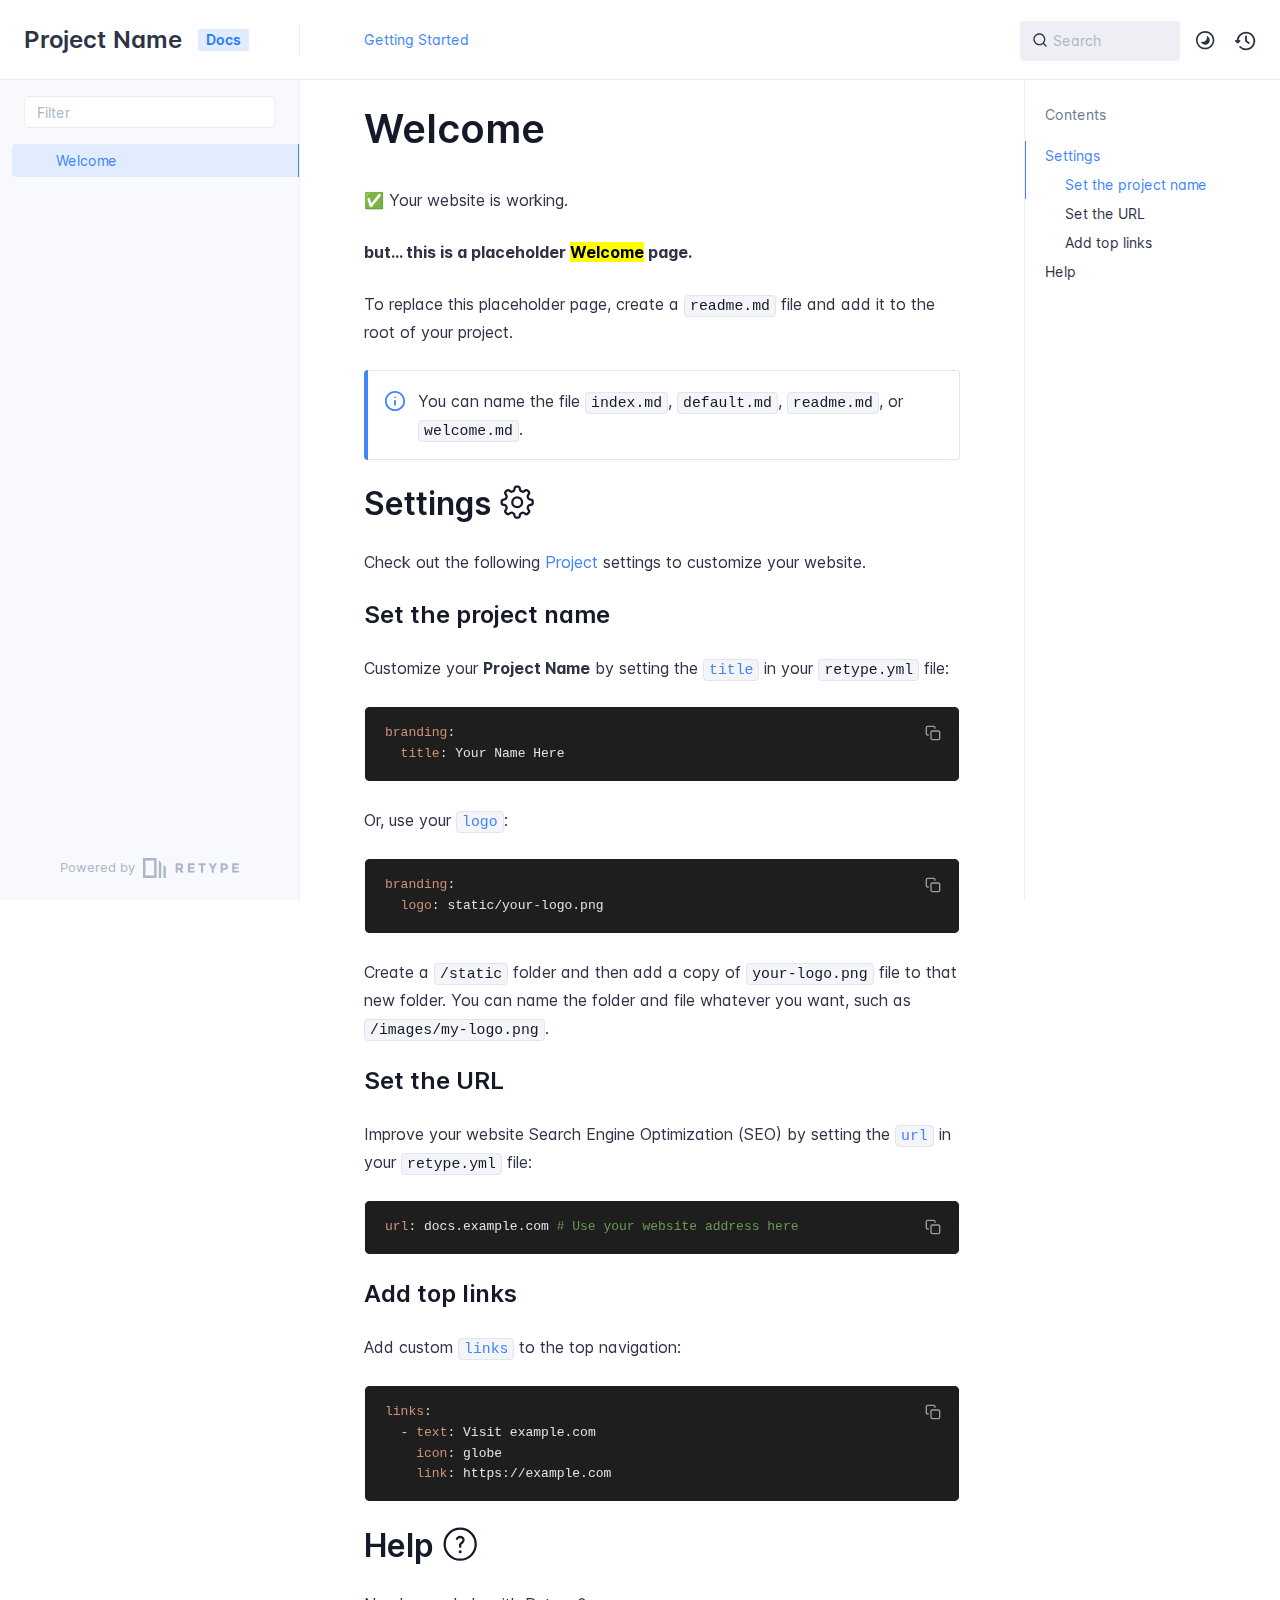
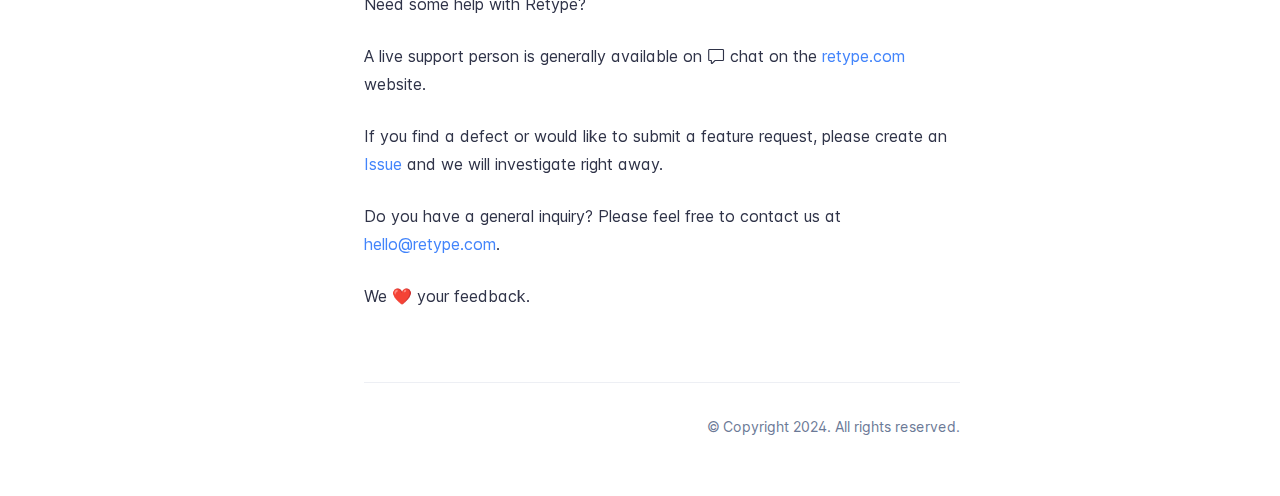
<file: index.html>
<!DOCTYPE html>
<html lang="en" class="h-full">
<head>
    <meta charset="UTF-8">
    <meta name="viewport" content="width=device-width,initial-scale=1">
    <meta name="turbo-cache-control" content="no-cache" data-turbo-track="reload" data-track-token="3.5.0.757966547759">

    <!-- See retype.com -->
    <meta name="generator" content="Retype 3.5.0">

    <!-- Primary Meta Tags -->
    <title>Welcome</title>
    <meta name="title" content="Welcome">
    <meta name="description" content="✅ Your website is working.">

    <!-- Canonical -->
    <link rel="canonical" href="/">

    <!-- Open Graph / Facebook -->
    <meta property="og:type" content="website">
    <meta property="og:url" content="/">
    <meta property="og:title" content="Welcome">
    <meta property="og:description" content="✅ Your website is working.">

    <!-- Twitter -->
    <meta property="twitter:card" content="summary_large_image">
    <meta property="twitter:url" content="/">
    <meta property="twitter:title" content="Welcome">
    <meta property="twitter:description" content="✅ Your website is working.">

    <script data-cfasync="false">(function () { var el = document.documentElement, m = localStorage.getItem("doc_theme"), wm = window.matchMedia; if (m === "dark" || (!m && wm && wm("(prefers-color-scheme: dark)").matches)) { el.classList.add("dark") } else { el.classList.remove("dark") } })();</script>

    <link href="resources/css/retype.css?v=3.5.0.757966547759" rel="stylesheet">

    <script data-cfasync="false" src="resources/js/config.js?v=3.5.0.757966547759" data-turbo-eval="false" defer></script>
    <script data-cfasync="false" src="resources/js/retype.js?v=3.5.0" data-turbo-eval="false" defer></script>
    <script id="lunr-js" data-cfasync="false" src="resources/js/lunr.js?v=3.5.0.757966547759" data-turbo-eval="false" defer></script>
    <script id="prism-js" data-cfasync="false" src="resources/js/prism.js?v=3.5.0.757966547759" defer></script>
</head>
<body>
    <div id="docs-app" class="relative text-base antialiased text-gray-700 bg-white font-body dark:bg-dark-850 dark:text-dark-300">
        <div class="absolute bottom-0 left-0 bg-gray-100 dark:bg-dark-800" style="top: 5rem; right: 50%"></div>
    
        <header id="docs-site-header" class="sticky top-0 z-30 flex w-full h-16 bg-white border-b border-gray-200 md:h-20 dark:bg-dark-850 dark:border-dark-650">
            <div class="container relative flex items-center justify-between pr-6 grow md:justify-start">
                <!-- Mobile menu button skeleton -->
                <button v-cloak class="skeleton docs-mobile-menu-button flex items-center justify-center shrink-0 overflow-hidden dark:text-white focus:outline-none rounded-full w-10 h-10 ml-3.5 md:hidden"><svg xmlns="http://www.w3.org/2000/svg" class="mb-px shrink-0" width="24" height="24" viewBox="0 0 24 24" role="presentation" style="margin-bottom: 0px;"><g fill="currentColor"><path d="M2 4h20v2H2zM2 11h20v2H2zM2 18h20v2H2z"></path></g></svg></button>
                <div v-cloak id="docs-sidebar-toggle"></div>
        
                <!-- Logo -->
                <div class="flex items-center justify-between h-full py-2 md:w-75">
                    <div class="flex items-center px-2 md:px-6">
                        <a id="docs-site-logo" href="" class="flex items-center leading-snug text-2xl">
                            <span class="dark:text-white font-semibold line-clamp-1 md:line-clamp-2">Project Name</span>
                        </a><span class="hidden px-2 py-1 ml-4 text-sm font-semibold leading-none text-root-logo-label-text bg-root-logo-label-bg rounded-sm md:inline-block">Docs</span>
                    </div>
        
                    <span class="hidden h-8 border-r md:inline-block dark:border-dark-650"></span>
                </div>
        
                <div class="flex justify-between md:grow">
                    <!-- Top Nav -->
                    <nav class="hidden md:flex">
                        <ul class="flex flex-col mb-4 md:pl-16 md:mb-0 md:flex-row md:items-center">
                            <li class="mr-6">
                                <a class="py-2 md:mb-0 inline-flex items-center text-sm whitespace-nowrap transition-colors duration-200 ease-linear md:text-blue-500 dark:text-blue-400 hover:text-blue-800 dark:hover:text-blue-200" href="https://retype.com/guides/getting-started/">Getting Started</a>
                            </li>
        
                        </ul>
                    </nav>
        
                    <!-- Header Right Skeleton -->
                    <div v-cloak class="flex justify-end grow skeleton">
        
                        <!-- Search input mock -->
                        <div class="relative hidden w-40 lg:block lg:max-w-sm lg:ml-auto">
                            <div class="absolute flex items-center justify-center h-full pl-3 dark:text-dark-300">
                                <svg xmlns="http://www.w3.org/2000/svg" class="icon-base" width="16" height="16" viewBox="0 0 24 24" aria-labelledby="icon" role="presentation" style="margin-bottom: 1px;"><g fill="currentColor" ><path d="M21.71 20.29l-3.68-3.68A8.963 8.963 0 0020 11c0-4.96-4.04-9-9-9s-9 4.04-9 9 4.04 9 9 9c2.12 0 4.07-.74 5.61-1.97l3.68 3.68c.2.19.45.29.71.29s.51-.1.71-.29c.39-.39.39-1.03 0-1.42zM4 11c0-3.86 3.14-7 7-7s7 3.14 7 7c0 1.92-.78 3.66-2.04 4.93-.01.01-.02.01-.02.01-.01.01-.01.01-.01.02A6.98 6.98 0 0111 18c-3.86 0-7-3.14-7-7z" ></path></g></svg>
                            </div>
                            <input class="w-full h-10 placeholder-gray-400 transition-colors duration-200 ease-in bg-gray-200 border border-transparent rounded md:text-sm hover:bg-white hover:border-gray-300 focus:outline-none focus:bg-white focus:border-gray-500 dark:bg-dark-600 dark:border-dark-600 dark:placeholder-dark-400" style="padding: 0.625rem 0.75rem 0.625rem 2rem" type="text" placeholder="Search">
                        </div>
        
                        <!-- Mobile search button -->
                        <div class="flex items-center justify-center w-10 h-10 lg:hidden">
                            <svg xmlns="http://www.w3.org/2000/svg" class="shrink-0 icon-base" width="20" height="20" viewBox="0 0 24 24" aria-labelledby="icon" role="presentation" style="margin-bottom: 0px;"><g fill="currentColor" ><path d="M21.71 20.29l-3.68-3.68A8.963 8.963 0 0020 11c0-4.96-4.04-9-9-9s-9 4.04-9 9 4.04 9 9 9c2.12 0 4.07-.74 5.61-1.97l3.68 3.68c.2.19.45.29.71.29s.51-.1.71-.29c.39-.39.39-1.03 0-1.42zM4 11c0-3.86 3.14-7 7-7s7 3.14 7 7c0 1.92-.78 3.66-2.04 4.93-.01.01-.02.01-.02.01-.01.01-.01.01-.01.02A6.98 6.98 0 0111 18c-3.86 0-7-3.14-7-7z" ></path></g></svg>
                        </div>
        
                        <!-- Dark mode switch placeholder -->
                        <div class="w-10 h-10 lg:ml-2"></div>
        
                        <!-- History button -->
                        <div class="flex items-center justify-center w-10 h-10" style="margin-right: -0.625rem;">
                            <svg xmlns="http://www.w3.org/2000/svg" class="shrink-0 icon-base" width="22" height="22" viewBox="0 0 24 24" aria-labelledby="icon" role="presentation" style="margin-bottom: 0px;"><g fill="currentColor" ><g ><path d="M12.01 6.01c-.55 0-1 .45-1 1V12a1 1 0 00.4.8l3 2.22a.985.985 0 001.39-.2.996.996 0 00-.21-1.4l-2.6-1.92V7.01c.02-.55-.43-1-.98-1z"></path><path d="M12.01 1.91c-5.33 0-9.69 4.16-10.05 9.4l-.29-.26a.997.997 0 10-1.34 1.48l1.97 1.79c.19.17.43.26.67.26s.48-.09.67-.26l1.97-1.79a.997.997 0 10-1.34-1.48l-.31.28c.34-4.14 3.82-7.41 8.05-7.41 4.46 0 8.08 3.63 8.08 8.09s-3.63 8.08-8.08 8.08c-2.18 0-4.22-.85-5.75-2.4a.996.996 0 10-1.42 1.4 10.02 10.02 0 007.17 2.99c5.56 0 10.08-4.52 10.08-10.08.01-5.56-4.52-10.09-10.08-10.09z"></path></g></g></svg>
                        </div>
                    </div>
        
                    <div v-cloak class="flex justify-end grow">
                        <div id="docs-mobile-search-button"></div>
                        <doc-search-desktop></doc-search-desktop>
        
                        <doc-theme-switch class="lg:ml-2"></doc-theme-switch>
                        <doc-history></doc-history>
                    </div>
                </div>
            </div>
        </header>
    
        <div class="container relative flex bg-white">
            <!-- Sidebar Skeleton -->
            <div v-cloak class="fixed flex flex-col shrink-0 duration-300 ease-in-out bg-gray-100 border-gray-200 sidebar top-20 w-75 border-r h-screen md:sticky transition-transform skeleton dark:bg-dark-800 dark:border-dark-650">
            
                <!-- Render this div, if config.showSidebarFilter is `true` -->
                <div class="flex items-center h-16 px-6">
                    <input class="w-full h-8 px-3 py-2 transition-colors duration-200 ease-linear bg-white border border-gray-200 rounded shadow-none text-sm focus:outline-none focus:border-gray-600 dark:bg-dark-600 dark:border-dark-600" type="text" placeholder="Filter">
                </div>
            
                <div class="pl-6 mt-1 mb-4">
                    <div class="w-32 h-3 mb-4 bg-gray-200 rounded-full loading dark:bg-dark-600"></div>
                    <div class="w-48 h-3 mb-4 bg-gray-200 rounded-full loading dark:bg-dark-600"></div>
                    <div class="w-40 h-3 mb-4 bg-gray-200 rounded-full loading dark:bg-dark-600"></div>
                    <div class="w-32 h-3 mb-4 bg-gray-200 rounded-full loading dark:bg-dark-600"></div>
                    <div class="w-48 h-3 mb-4 bg-gray-200 rounded-full loading dark:bg-dark-600"></div>
                    <div class="w-40 h-3 mb-4 bg-gray-200 rounded-full loading dark:bg-dark-600"></div>
                </div>
            
                <div class="shrink-0 mt-auto bg-transparent dark:border-dark-650">
                    <a class="flex items-center justify-center flex-nowrap h-16 text-gray-400 dark:text-dark-400 hover:text-gray-700 dark:hover:text-dark-300 transition-colors duration-150 ease-in docs-powered-by" target="_blank" href="https://retype.com/" rel="noopener">
                        <span class="text-xs whitespace-nowrap">Powered by</span>
                        <svg xmlns="http://www.w3.org/2000/svg" class="ml-2" fill="currentColor" width="96" height="20" overflow="visible"><path d="M0 0v20h13.59V0H0zm11.15 17.54H2.44V2.46h8.71v15.08zM15.8 20h2.44V4.67L15.8 2.22zM20.45 6.89V20h2.44V9.34z"/><g><path d="M40.16 8.44c0 1.49-.59 2.45-1.75 2.88l2.34 3.32h-2.53l-2.04-2.96h-1.43v2.96h-2.06V5.36h3.5c1.43 0 2.46.24 3.07.73s.9 1.27.9 2.35zm-2.48 1.1c.26-.23.38-.59.38-1.09 0-.5-.13-.84-.4-1.03s-.73-.28-1.39-.28h-1.54v2.75h1.5c.72 0 1.2-.12 1.45-.35zM51.56 5.36V7.2h-4.59v1.91h4.13v1.76h-4.13v1.92h4.74v1.83h-6.79V5.36h6.64zM60.09 7.15v7.48h-2.06V7.15h-2.61V5.36h7.28v1.79h-2.61zM70.81 14.64h-2.06v-3.66l-3.19-5.61h2.23l1.99 3.45 1.99-3.45H74l-3.19 5.61v3.66zM83.99 6.19c.65.55.97 1.4.97 2.55s-.33 1.98-1 2.51-1.68.8-3.04.8h-1.23v2.59h-2.06V5.36h3.26c1.42 0 2.45.28 3.1.83zm-1.51 3.65c.25-.28.37-.69.37-1.22s-.16-.92-.48-1.14c-.32-.23-.82-.34-1.5-.34H79.7v3.12h1.38c.68 0 1.15-.14 1.4-.42zM95.85 5.36V7.2h-4.59v1.91h4.13v1.76h-4.13v1.92H96v1.83h-6.79V5.36h6.64z"/></g></svg>
                    </a>
                </div>
            </div>
            
            <!-- Sidebar component -->
            <doc-sidebar v-cloak>
                <template #sidebar-footer>
                    <div class="shrink-0 mt-auto border-t md:bg-transparent md:border-none dark:border-dark-650">
            
                        <div class="py-3 px-6 md:hidden border-b dark:border-dark-650">
                            <nav>
                                <ul class="flex flex-wrap justify-center items-center">
                                    <li class="mr-6">
                                        <a class="block py-1 inline-flex items-center text-sm whitespace-nowrap transition-colors duration-200 ease-linear md:text-blue-500 dark:text-blue-400 hover:text-blue-800 dark:hover:text-blue-200" href="https://retype.com/guides/getting-started/">Getting Started</a>
                                    </li>
            
                                </ul>
                            </nav>
                        </div>
            
                        <a class="flex items-center justify-center flex-nowrap h-16 text-gray-400 dark:text-dark-400 hover:text-gray-700 dark:hover:text-dark-300 transition-colors duration-150 ease-in docs-powered-by" target="_blank" href="https://retype.com/" rel="noopener">
                            <span class="text-xs whitespace-nowrap">Powered by</span>
                            <svg xmlns="http://www.w3.org/2000/svg" class="ml-2" fill="currentColor" width="96" height="20" overflow="visible"><path d="M0 0v20h13.59V0H0zm11.15 17.54H2.44V2.46h8.71v15.08zM15.8 20h2.44V4.67L15.8 2.22zM20.45 6.89V20h2.44V9.34z"/><g><path d="M40.16 8.44c0 1.49-.59 2.45-1.75 2.88l2.34 3.32h-2.53l-2.04-2.96h-1.43v2.96h-2.06V5.36h3.5c1.43 0 2.46.24 3.07.73s.9 1.27.9 2.35zm-2.48 1.1c.26-.23.38-.59.38-1.09 0-.5-.13-.84-.4-1.03s-.73-.28-1.39-.28h-1.54v2.75h1.5c.72 0 1.2-.12 1.45-.35zM51.56 5.36V7.2h-4.59v1.91h4.13v1.76h-4.13v1.92h4.74v1.83h-6.79V5.36h6.64zM60.09 7.15v7.48h-2.06V7.15h-2.61V5.36h7.28v1.79h-2.61zM70.81 14.64h-2.06v-3.66l-3.19-5.61h2.23l1.99 3.45 1.99-3.45H74l-3.19 5.61v3.66zM83.99 6.19c.65.55.97 1.4.97 2.55s-.33 1.98-1 2.51-1.68.8-3.04.8h-1.23v2.59h-2.06V5.36h3.26c1.42 0 2.45.28 3.1.83zm-1.51 3.65c.25-.28.37-.69.37-1.22s-.16-.92-.48-1.14c-.32-.23-.82-.34-1.5-.34H79.7v3.12h1.38c.68 0 1.15-.14 1.4-.42zM95.85 5.36V7.2h-4.59v1.91h4.13v1.76h-4.13v1.92H96v1.83h-6.79V5.36h6.64z"/></g></svg>
                        </a>
                    </div>
                </template>
            </doc-sidebar>
    
            <div class="grow min-w-0 dark:bg-dark-850">
                <!-- Render "toolbar" template here on api pages --><!-- Render page content -->
                <div class="flex">
                    <div class="min-w-0 p-4 grow md:px-16">
                        <main class="relative pb-12 lg:pt-2">
                            <div class="docs-markdown" id="docs-content">
                                <!-- Rendered if sidebar right is enabled -->
                                <div id="docs-sidebar-right-toggle"></div>
                                <!-- Page content  -->
<doc-anchor-target id="welcome" class="break-words">
    <h1>
        <doc-anchor-trigger class="header-anchor-trigger" to="#welcome">#</doc-anchor-trigger>
        <span>Welcome</span>
    </h1>
</doc-anchor-target>
<p><span class="docs-emoji">&#x2705;</span> Your website is working.</p>
<p><strong>but... this is a placeholder <mark>Welcome</mark> page.</strong></p>
<p>To replace this placeholder page, create a <code v-pre>readme.md</code> file and add it to the root of your project.</p>
<div class="flex mb-6">
    <div class="shrink-0 w-1 rounded-tl rounded-bl bg-blue-500 dark:bg-blue-400"></div>
    <div class="flex w-full py-4 border border-l-0 border-gray-300 rounded-tr rounded-br doc-alert bg-white dark:bg-dark-700 dark:border-dark-700" role="alert">
        <div class="flex items-center ml-4 h-7">
            <svg xmlns="http://www.w3.org/2000/svg" class="mb-px text-blue-500 dark:text-blue-400" width="22" height="22" viewBox="0 0 24 24" role="presentation">
                <g fill="currentColor"><g>
                    <path d="M12 1C5.93 1 1 5.93 1 12s4.93 11 11 11 11-4.93 11-11S18.07 1 12 1zm0 20c-4.96 0-9-4.04-9-9s4.04-9 9-9 9 4.04 9 9-4.04 9-9 9z"></path>
                    <path d="M12 11c-.55 0-1 .45-1 1v4c0 .55.45 1 1 1s1-.45 1-1v-4c0-.55-.45-1-1-1zM12.01 7c-.56 0-1 .45-1 1s.45 1 1 1 1-.45 1-1-.45-1-1-1z"></path>
                    <path fill="none" d="M0 0h24v24H0z"></path>
                </g></g>
            </svg>
        </div>
        <div class="pr-5 ml-3 w-full">
<p>You can name the file <code v-pre>index.md</code>, <code v-pre>default.md</code>, <code v-pre>readme.md</code>, or <code v-pre>welcome.md</code>.</p>
        </div>
    </div>
</div>
<doc-anchor-target id="settings">
    <h2>
        <doc-anchor-trigger class="header-anchor-trigger" to="#settings">#</doc-anchor-trigger>
        <span>Settings <svg xmlns="http://www.w3.org/2000/svg" class="docs-icon" viewBox="0 0 24 24" role="presentation"><g fill="currentColor"><g><path d="M16 12a4 4 0 1 1-8 0 4 4 0 0 1 8 0Zm-1.5 0a2.5 2.5 0 1 0-5 0 2.5 2.5 0 0 0 5 0Z"/><path d="M12 1c.266 0 .532.009.797.028.763.055 1.345.617 1.512 1.304l.352 1.45c.019.078.09.171.225.221.247.089.49.19.728.302.13.061.246.044.315.002l1.275-.776c.603-.368 1.411-.353 1.99.147.402.349.78.726 1.128 1.129.501.578.515 1.386.147 1.99l-.776 1.274c-.042.069-.058.185.002.315.112.238.213.481.303.728.048.135.142.205.22.225l1.45.352c.687.167 1.249.749 1.303 1.512.038.531.038 1.063 0 1.594-.054.763-.616 1.345-1.303 1.512l-1.45.352c-.078.019-.171.09-.221.225-.089.248-.19.491-.302.728-.061.13-.044.246-.002.315l.776 1.275c.368.603.353 1.411-.147 1.99-.349.402-.726.78-1.129 1.128-.578.501-1.386.515-1.99.147l-1.274-.776c-.069-.042-.185-.058-.314.002a8.606 8.606 0 0 1-.729.303c-.135.048-.205.142-.225.22l-.352 1.45c-.167.687-.749 1.249-1.512 1.303-.531.038-1.063.038-1.594 0-.763-.054-1.345-.616-1.512-1.303l-.352-1.45c-.019-.078-.09-.171-.225-.221a8.138 8.138 0 0 1-.728-.302c-.13-.061-.246-.044-.315-.002l-1.275.776c-.603.368-1.411.353-1.99-.147-.402-.349-.78-.726-1.128-1.129-.501-.578-.515-1.386-.147-1.99l.776-1.274c.042-.069.058-.185-.002-.314a8.606 8.606 0 0 1-.303-.729c-.048-.135-.142-.205-.22-.225l-1.45-.352c-.687-.167-1.249-.749-1.304-1.512a11.158 11.158 0 0 1 0-1.594c.055-.763.617-1.345 1.304-1.512l1.45-.352c.078-.019.171-.09.221-.225.089-.248.19-.491.302-.728.061-.13.044-.246.002-.315l-.776-1.275c-.368-.603-.353-1.411.147-1.99.349-.402.726-.78 1.129-1.128.578-.501 1.386-.515 1.99-.147l1.274.776c.069.042.185.058.315-.002.238-.112.481-.213.728-.303.135-.048.205-.142.225-.22l.352-1.45c.167-.687.749-1.249 1.512-1.304C11.466 1.01 11.732 1 12 1Zm-.69 1.525c-.055.004-.135.05-.161.161l-.353 1.45a1.832 1.832 0 0 1-1.172 1.277 7.147 7.147 0 0 0-.6.249 1.833 1.833 0 0 1-1.734-.074l-1.274-.776c-.098-.06-.186-.036-.228 0a9.774 9.774 0 0 0-.976.976c-.036.042-.06.131 0 .228l.776 1.274c.314.529.342 1.18.074 1.734a7.147 7.147 0 0 0-.249.6 1.831 1.831 0 0 1-1.278 1.173l-1.45.351c-.11.027-.156.107-.16.162a9.63 9.63 0 0 0 0 1.38c.004.055.05.135.161.161l1.45.353a1.832 1.832 0 0 1 1.277 1.172c.074.204.157.404.249.6.268.553.24 1.204-.074 1.733l-.776 1.275c-.06.098-.036.186 0 .228.301.348.628.675.976.976.042.036.131.06.228 0l1.274-.776a1.83 1.83 0 0 1 1.734-.075c.196.093.396.176.6.25a1.831 1.831 0 0 1 1.173 1.278l.351 1.45c.027.11.107.156.162.16a9.63 9.63 0 0 0 1.38 0c.055-.004.135-.05.161-.161l.353-1.45a1.834 1.834 0 0 1 1.172-1.278 6.82 6.82 0 0 0 .6-.248 1.831 1.831 0 0 1 1.733.074l1.275.776c.098.06.186.036.228 0 .348-.301.675-.628.976-.976.036-.042.06-.131 0-.228l-.776-1.275a1.834 1.834 0 0 1-.075-1.733c.093-.196.176-.396.25-.6a1.831 1.831 0 0 1 1.278-1.173l1.45-.351c.11-.027.156-.107.16-.162a9.63 9.63 0 0 0 0-1.38c-.004-.055-.05-.135-.161-.161l-1.45-.353c-.626-.152-1.08-.625-1.278-1.172a6.576 6.576 0 0 0-.248-.6 1.833 1.833 0 0 1 .074-1.734l.776-1.274c.06-.098.036-.186 0-.228a9.774 9.774 0 0 0-.976-.976c-.042-.036-.131-.06-.228 0l-1.275.776a1.831 1.831 0 0 1-1.733.074 6.88 6.88 0 0 0-.6-.249 1.835 1.835 0 0 1-1.173-1.278l-.351-1.45c-.027-.11-.107-.156-.162-.16a9.63 9.63 0 0 0-1.38 0Z"/></g></g></svg></span>
    </h2>
</doc-anchor-target>
<p>Check out the following <a href="https://retype.com/configuration/project/">Project</a> settings to customize your website.</p>
<doc-anchor-target id="set-the-project-name">
    <h3>
        <doc-anchor-trigger class="header-anchor-trigger" to="#set-the-project-name">#</doc-anchor-trigger>
        <span>Set the project name</span>
    </h3>
</doc-anchor-target>
<p>Customize your <strong>Project Name</strong> by setting the <a href="https://retype.com/configuration/project#title"><code v-pre>title</code></a> in your <code v-pre>retype.yml</code> file:</p>
<div class="codeblock-wrapper"><doc-codeblock>
<pre class="language-yaml"><code v-pre class="language-yaml">branding:
  title: Your Name Here</code></pre>
</doc-codeblock></div>
<p>Or, use your <a href="https://retype.com/configuration/project/#logo"><code v-pre>logo</code></a>:</p>
<div class="codeblock-wrapper"><doc-codeblock>
<pre class="language-yaml"><code v-pre class="language-yaml">branding:
  logo: static/your-logo.png</code></pre>
</doc-codeblock></div>
<p>Create a <code v-pre>/static</code> folder and then add a copy of <code v-pre>your-logo.png</code> file to that new folder. You can name the folder and file whatever you want, such as <code v-pre>/images/my-logo.png</code>.</p>
<doc-anchor-target id="set-the-url">
    <h3>
        <doc-anchor-trigger class="header-anchor-trigger" to="#set-the-url">#</doc-anchor-trigger>
        <span>Set the URL</span>
    </h3>
</doc-anchor-target>
<p>Improve your website Search Engine Optimization (SEO) by setting the <a href="https://retype.com/configuration/project#url"><code v-pre>url</code></a> in your <code v-pre>retype.yml</code> file:</p>
<div class="codeblock-wrapper"><doc-codeblock>
<pre class="language-yaml"><code v-pre class="language-yaml">url: docs.example.com # Use your website address here</code></pre>
</doc-codeblock></div>
<doc-anchor-target id="add-top-links">
    <h3>
        <doc-anchor-trigger class="header-anchor-trigger" to="#add-top-links">#</doc-anchor-trigger>
        <span>Add top links</span>
    </h3>
</doc-anchor-target>
<p>Add custom <a href="https://retype.com/configuration/project/#links"><code v-pre>links</code></a> to the top navigation:</p>
<div class="codeblock-wrapper"><doc-codeblock>
<pre class="language-yaml"><code v-pre class="language-yaml">links:
  - text: Visit example.com
    icon: globe
    link: https://example.com</code></pre>
</doc-codeblock></div>
<doc-anchor-target id="help">
    <h2>
        <doc-anchor-trigger class="header-anchor-trigger" to="#help">#</doc-anchor-trigger>
        <span>Help <svg xmlns="http://www.w3.org/2000/svg" class="docs-icon" viewBox="0 0 24 24" role="presentation"><g fill="currentColor"><g><path d="M10.97 8.265a1.45 1.45 0 0 0-.487.57.75.75 0 0 1-1.341-.67c.2-.402.513-.826.997-1.148C10.627 6.69 11.244 6.5 12 6.5c.658 0 1.369.195 1.934.619a2.45 2.45 0 0 1 1.004 2.006c0 1.033-.513 1.72-1.027 2.215-.19.183-.399.358-.579.508l-.147.123a4.329 4.329 0 0 0-.435.409v1.37a.75.75 0 1 1-1.5 0v-1.473c0-.237.067-.504.247-.736.22-.28.486-.517.718-.714l.183-.153.001-.001c.172-.143.324-.27.47-.412.368-.355.569-.676.569-1.136a.953.953 0 0 0-.404-.806C12.766 8.118 12.384 8 12 8c-.494 0-.814.121-1.03.265ZM13 17a1 1 0 1 1-2 0 1 1 0 0 1 2 0Z"/><path d="M12 1c6.075 0 11 4.925 11 11s-4.925 11-11 11S1 18.075 1 12 5.925 1 12 1ZM2.5 12a9.5 9.5 0 0 0 9.5 9.5 9.5 9.5 0 0 0 9.5-9.5A9.5 9.5 0 0 0 12 2.5 9.5 9.5 0 0 0 2.5 12Z"/></g></g></svg></span>
    </h2>
</doc-anchor-target>
<p>Need some help with Retype?</p>
<p>A live support person is generally available on <svg xmlns="http://www.w3.org/2000/svg" class="docs-icon" viewBox="0 0 24 24" role="presentation"><g fill="currentColor"><g><path d="M1.5 4.25c0-.966.784-1.75 1.75-1.75h17.5c.966 0 1.75.784 1.75 1.75v12.5a1.75 1.75 0 0 1-1.75 1.75h-9.69l-3.573 3.573A1.458 1.458 0 0 1 5 21.043V18.5H3.25a1.75 1.75 0 0 1-1.75-1.75ZM3.25 4a.25.25 0 0 0-.25.25v12.5c0 .138.112.25.25.25h2.5a.75.75 0 0 1 .75.75v3.19l3.72-3.72a.749.749 0 0 1 .53-.22h10a.25.25 0 0 0 .25-.25V4.25a.25.25 0 0 0-.25-.25Z"/></g></g></svg> chat on the <a href="https://retype.com/">retype.com</a> website.</p>
<p>If you find a defect or would like to submit a feature request, please create an <a href="https://github.com/retypeapp/retype/issues">Issue</a> and we will investigate right away.</p>
<p>Do you have a general inquiry? Please feel free to contact us at <a href="mailto:hello@retype.com">hello@retype.com</a>.</p>
<p>We <span class="docs-emoji">&#x2764;&#xFE0F;</span> your feedback.</p>

                                
                                <!-- Required only on API pages -->
                                <doc-toolbar-member-filter-no-results></doc-toolbar-member-filter-no-results>
                            </div>
                            <footer class="clear-both">
                            
                            </footer>
                        </main>
                
                        <div class="border-t dark:border-dark-650 pt-6 mb-8">
                            <footer class="flex flex-wrap items-center justify-between">
                                <div>
                                    <ul class="flex flex-wrap items-center text-sm">
                                    </ul>
                                </div>
                                <div class="docs-copyright py-2 text-gray-500 dark:text-dark-350 text-sm leading-relaxed"><p>© Copyright 2024. All rights reserved.</p></div>
                            </footer>
                        </div>
                    </div>
                
                    <!-- Rendered if sidebar right is enabled -->
                    <!-- Sidebar right skeleton-->
                    <div v-cloak class="fixed top-0 bottom-0 right-0 translate-x-full bg-white border-gray-200 lg:sticky lg:border-l lg:shrink-0 lg:pt-6 lg:transform-none sm:w-1/2 lg:w-64 lg:z-0 md:w-104 sidebar-right skeleton dark:bg-dark-850 dark:border-dark-650">
                        <div class="pl-5">
                            <div class="w-32 h-3 mb-4 bg-gray-200 dark:bg-dark-600 rounded-full loading"></div>
                            <div class="w-48 h-3 mb-4 bg-gray-200 dark:bg-dark-600 rounded-full loading"></div>
                            <div class="w-40 h-3 mb-4 bg-gray-200 dark:bg-dark-600 rounded-full loading"></div>
                        </div>
                    </div>
                
                    <!-- User should be able to hide sidebar right -->
                    <doc-sidebar-right v-cloak></doc-sidebar-right>
                </div>

            </div>
        </div>
    
        <doc-search-mobile></doc-search-mobile>
        <doc-back-to-top></doc-back-to-top>
    </div>


    <div id="docs-overlay-target"></div>

    <script data-cfasync="false">window.__DOCS__ = { "title": "Welcome", isRoot: true, level: 0, icon: "file", hasPrism: true, hasMermaid: false, hasMath: false, tocDepth: 23 }</script>
</body>
</html>
</file>
